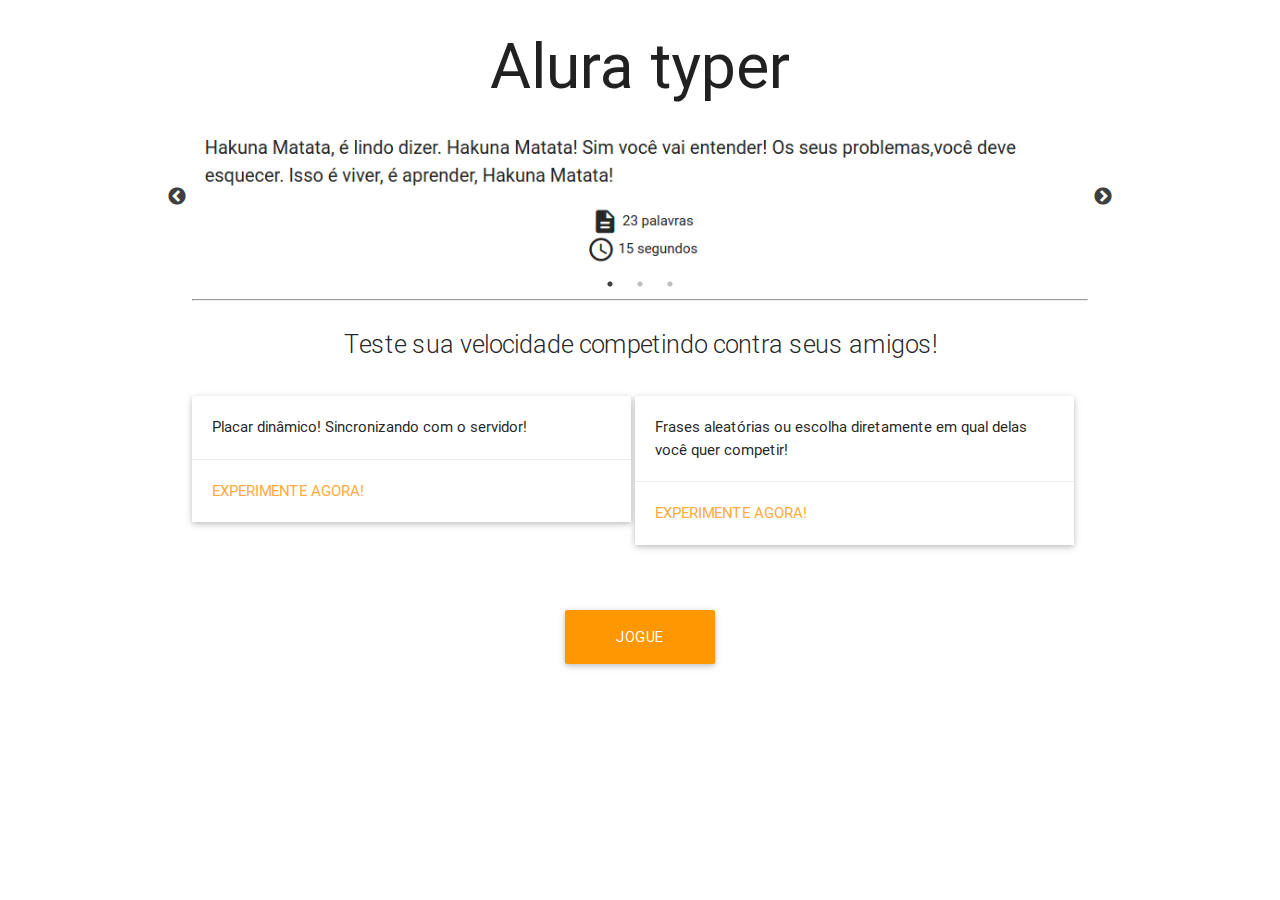
<file: alura-typer/public/index.html>
<!DOCTYPE html>
<html lang="en">

<head>
  <meta charset="UTF-8">
  <title>Alura Typer</title>
  <!--Import materialize.css-->
  <link rel="stylesheet" href="css/libs/materialize.min.css">
  <!-- Import Google Material Icons -->
  <link href="css/libs/google-fonts.css" rel="stylesheet">

  <link href="css/index.css" rel="stylesheet">

  <link rel="stylesheet" type="text/css" href="slick/slick.css" />
  <link rel="stylesheet" type="text/css" href="slick/slick-theme.css" />

</head>

<body>
  <section class="container">
    <h1 class="center titulo header">Alura typer</h1>
    <div class="slider">
      <img src="img/slide1.png" class="imagem-jogo">
      <img src="img/slide2.png" class="imagem-jogo">
      <img src="img/slide3.png" class="imagem-jogo">
    </div>
    <hr>
    <p class="flow-text center">Teste sua velocidade competindo contra seus amigos!</p>
    <div class="card">
      <div class="card-image">
        <!-- <img src="images/sample-1.jpg"> -->
      </div>
      <div class="card-content">
        <p>Placar dinâmico! Sincronizando com o servidor!</p>
      </div>
      <div class="card-action">
        <a href="principal.html">Experimente agora!</a>
      </div>
    </div>
    <div class="card">
      <div class="card-image">
        <!-- <img src="img/sl.jpg"> -->
      </div>
      <div class="card-content">
        <p>Frases aleatórias ou escolha diretamente em qual delas você quer competir!</p>
      </div>
      <div class="card-action">
        <a href="principal.html">Experimente agora!</a>
      </div>
    </div>

    <a class="waves-effect waves-light btn-large orange" id="botao-jogue" href="principal.html">Jogue agora!</a>

  </section>

  <script src="js/jquery.js"></script>
  <script src="slick/slick.min.js"></script>
  <script src="js/slider.js"></script>
  <script src="./js/slider.js"></script>
</body>

</html>
</file>
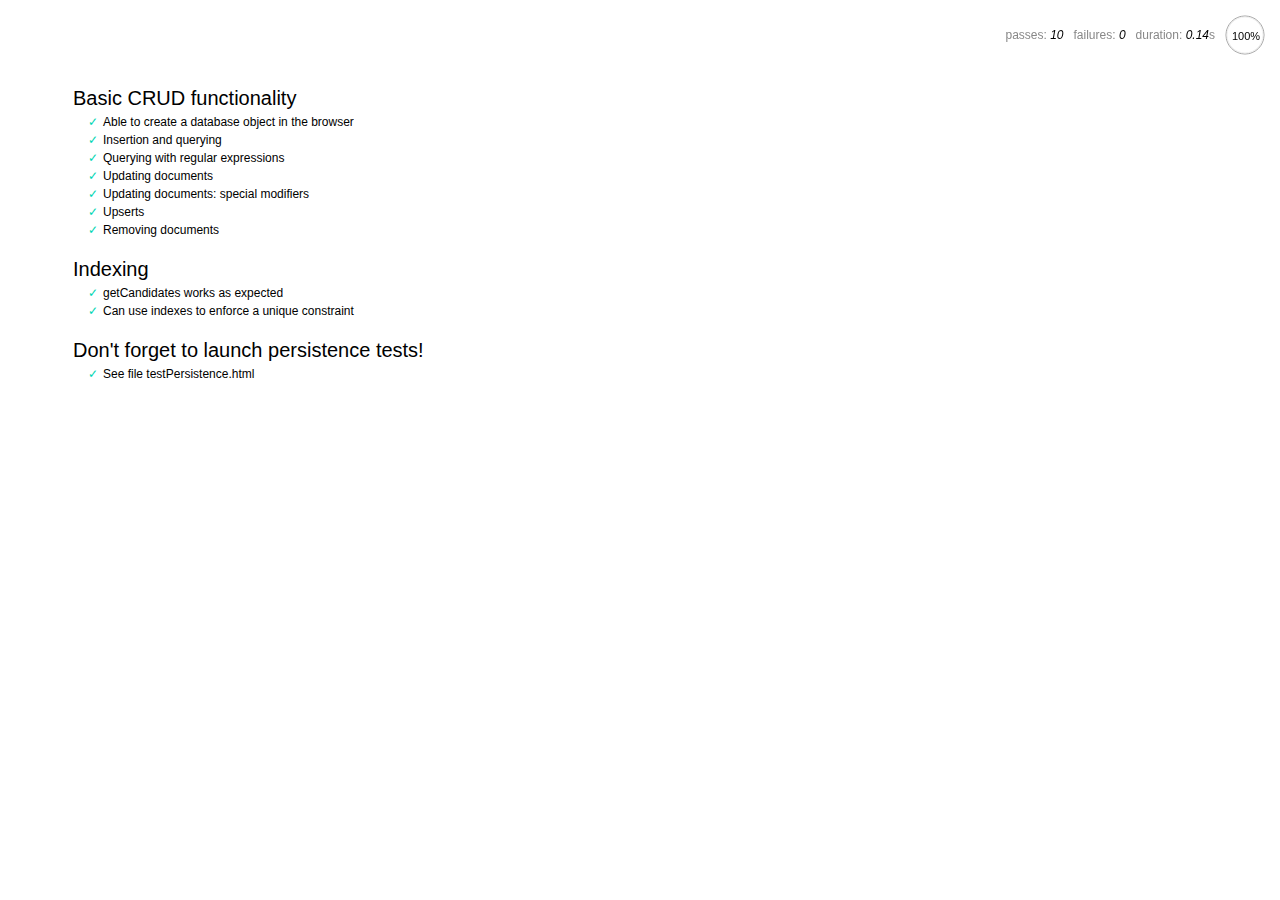
<file: alura-typer/servidor/node_modules/nedb/browser-version/test/index.html>
<!DOCTYPE html>
<html>
<head>
  <meta charset="utf-8">
  <title>Mocha tests for NeDB</title>
  <link rel="stylesheet" href="mocha.css">
</head>
<body>
  <div id="mocha"></div>
  <script src="jquery.min.js"></script>
  <script src="chai.js"></script>
  <script src="underscore.min.js"></script>
  <script src="mocha.js"></script>
  <script>mocha.setup('bdd')</script>
  <script src="../out/nedb.min.js"></script>
  <script src="localforage.js"></script>
  <script src="nedb-browser.js"></script>
  <script>
    mocha.checkLeaks();
    mocha.globals(['jQuery']);
    mocha.run();
  </script>
</body>
</html>
</file>
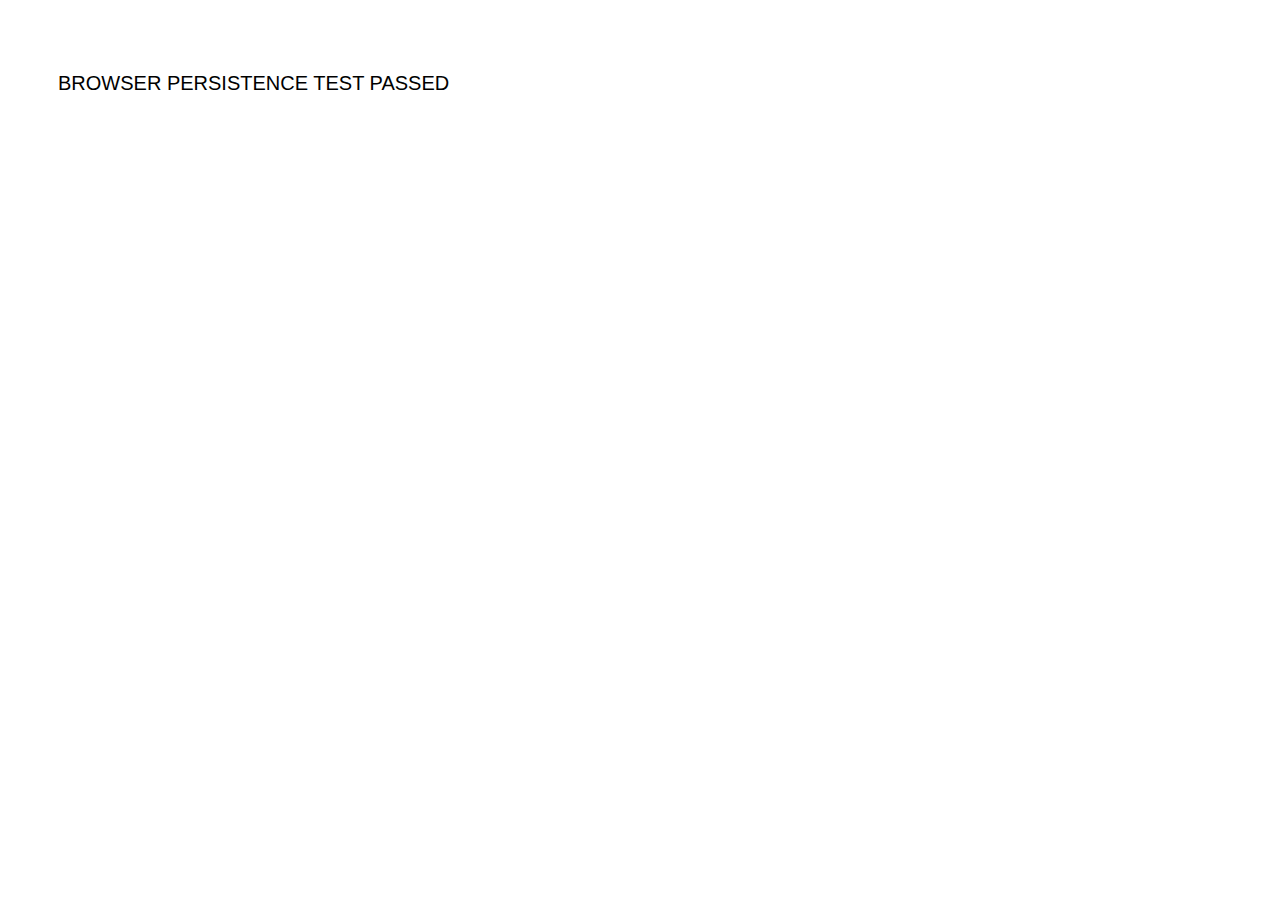
<file: alura-typer/servidor/node_modules/nedb/browser-version/test/testPersistence.html>
<!DOCTYPE html>
<html>
<head>
  <meta charset="utf-8">
  <title>Test NeDB persistence in the browser</title>
  <link rel="stylesheet" href="mocha.css">
</head>
<body>
  <div id="results"></div>
  <script src="../out/nedb.js"></script>
  <script src="./testPersistence.js"></script>
</body>
</html>
</file>
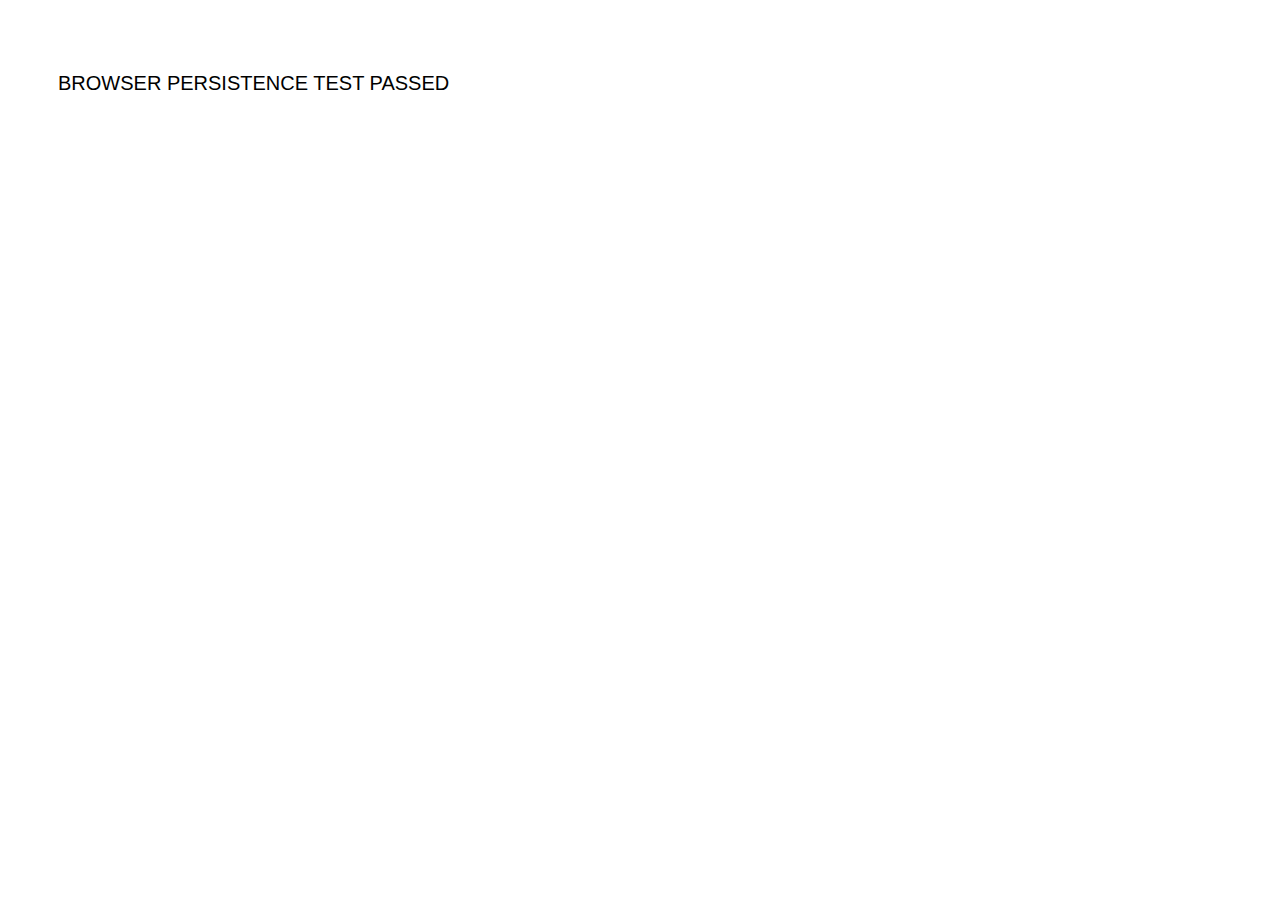
<file: alura-typer/servidor/node_modules/nedb/browser-version/test/testPersistence2.html>
<!DOCTYPE html>
<html>
<head>
  <meta charset="utf-8">
  <title>Test NeDB persistence in the browser - Results</title>
  <link rel="stylesheet" href="mocha.css">
</head>
<body>
  <div id="results"></div>
  <script src="jquery.min.js"></script>
  <script src="../out/nedb.js"></script>
  <script src="./testPersistence2.js"></script>
</body>
</html>
</file>
<file: alura-typer/public/css/libs/google-fonts.css>
/* fallback */
@font-face {
  font-family: 'Material Icons';
  font-style: normal;
  font-weight: 400;
  src: local('../../fonts/Material Icons'), local('../../fonts/MaterialIcons-Regular'), url(https://fonts.gstatic.com/s/materialicons/v17/2fcrYFNaTjcS6g4U3t-Y5ZjZjT5FdEJ140U2DJYC3mY.woff2) format('woff2');
}

.material-icons {
  font-family: 'Material Icons';
  font-weight: normal;
  font-style: normal;
  font-size: 24px;
  line-height: 1;
  letter-spacing: normal;
  text-transform: none;
  display: inline-block;
  white-space: nowrap;
  word-wrap: normal;
  direction: ltr;
  -webkit-font-feature-settings: 'liga';
  -webkit-font-smoothing: antialiased;
}
</file>
<file: alura-typer/servidor/node_modules/nedb/browser-version/test/mocha.css>
@charset "UTF-8";
body {
  font: 20px/1.5 "Helvetica Neue", Helvetica, Arial, sans-serif;
  padding: 60px 50px;
}

#mocha ul, #mocha li {
  margin: 0;
  padding: 0;
}

#mocha ul {
  list-style: none;
}

#mocha h1, #mocha h2 {
  margin: 0;
}

#mocha h1 {
  margin-top: 15px;
  font-size: 1em;
  font-weight: 200;
}

#mocha h1 a {
  text-decoration: none;
  color: inherit;
}

#mocha h1 a:hover {
  text-decoration: underline;
}

#mocha .suite .suite h1 {
  margin-top: 0;
  font-size: .8em;
}

#mocha h2 {
  font-size: 12px;
  font-weight: normal;
  cursor: pointer;
}

#mocha .suite {
  margin-left: 15px;
}

#mocha .test {
  margin-left: 15px;
}

#mocha .test:hover h2::after {
  position: relative;
  top: 0;
  right: -10px;
  content: '(view source)';
  font-size: 12px;
  font-family: arial;
  color: #888;
}

#mocha .test.pending:hover h2::after {
  content: '(pending)';
  font-family: arial;
}

#mocha .test.pass.medium .duration {
  background: #C09853;
}

#mocha .test.pass.slow .duration {
  background: #B94A48;
}

#mocha .test.pass::before {
  content: '✓';
  font-size: 12px;
  display: block;
  float: left;
  margin-right: 5px;
  color: #00d6b2;
}

#mocha .test.pass .duration {
  font-size: 9px;
  margin-left: 5px;
  padding: 2px 5px;
  color: white;
  -webkit-box-shadow: inset 0 1px 1px rgba(0,0,0,.2);
  -moz-box-shadow: inset 0 1px 1px rgba(0,0,0,.2);
  box-shadow: inset 0 1px 1px rgba(0,0,0,.2);
  -webkit-border-radius: 5px;
  -moz-border-radius: 5px;
  -ms-border-radius: 5px;
  -o-border-radius: 5px;
  border-radius: 5px;
}

#mocha .test.pass.fast .duration {
  display: none;
}

#mocha .test.pending {
  color: #0b97c4;
}

#mocha .test.pending::before {
  content: '◦';
  color: #0b97c4;
}

#mocha .test.fail {
  color: #c00;
}

#mocha .test.fail pre {
  color: black;
}

#mocha .test.fail::before {
  content: '✖';
  font-size: 12px;
  display: block;
  float: left;
  margin-right: 5px;
  color: #c00;
}

#mocha .test pre.error {
  color: #c00;
}

#mocha .test pre {
  display: inline-block;
  font: 12px/1.5 monaco, monospace;
  margin: 5px;
  padding: 15px;
  border: 1px solid #eee;
  border-bottom-color: #ddd;
  -webkit-border-radius: 3px;
  -webkit-box-shadow: 0 1px 3px #eee;
}

#report.pass .test.fail {
  display: none;
}

#report.fail .test.pass {
  display: none;
}

#error {
  color: #c00;
  font-size: 1.5  em;
  font-weight: 100;
  letter-spacing: 1px;
}

#stats {
  position: fixed;
  top: 15px;
  right: 10px;
  font-size: 12px;
  margin: 0;
  color: #888;
}

#stats .progress {
  float: right;
  padding-top: 0;
}

#stats em {
  color: black;
}

#stats a {
  text-decoration: none;
  color: inherit;
}

#stats a:hover {
  border-bottom: 1px solid #eee;
}

#stats li {
  display: inline-block;
  margin: 0 5px;
  list-style: none;
  padding-top: 11px;
}

code .comment { color: #ddd }
code .init { color: #2F6FAD }
code .string { color: #5890AD }
code .keyword { color: #8A6343 }
code .number { color: #2F6FAD }
</file>
<file: alura-typer/public/css/index.css>
.card {
    width: 49%;
    display: inline-block;
    vertical-align: top;
}


#botao-jogue {
    width: 150px;
    display: block;
    margin: 50px auto;
}

.slider {
    height: auto;
}

.slick-prev:before,
.slick-next:before {
    color: black !important;
}
</file>
